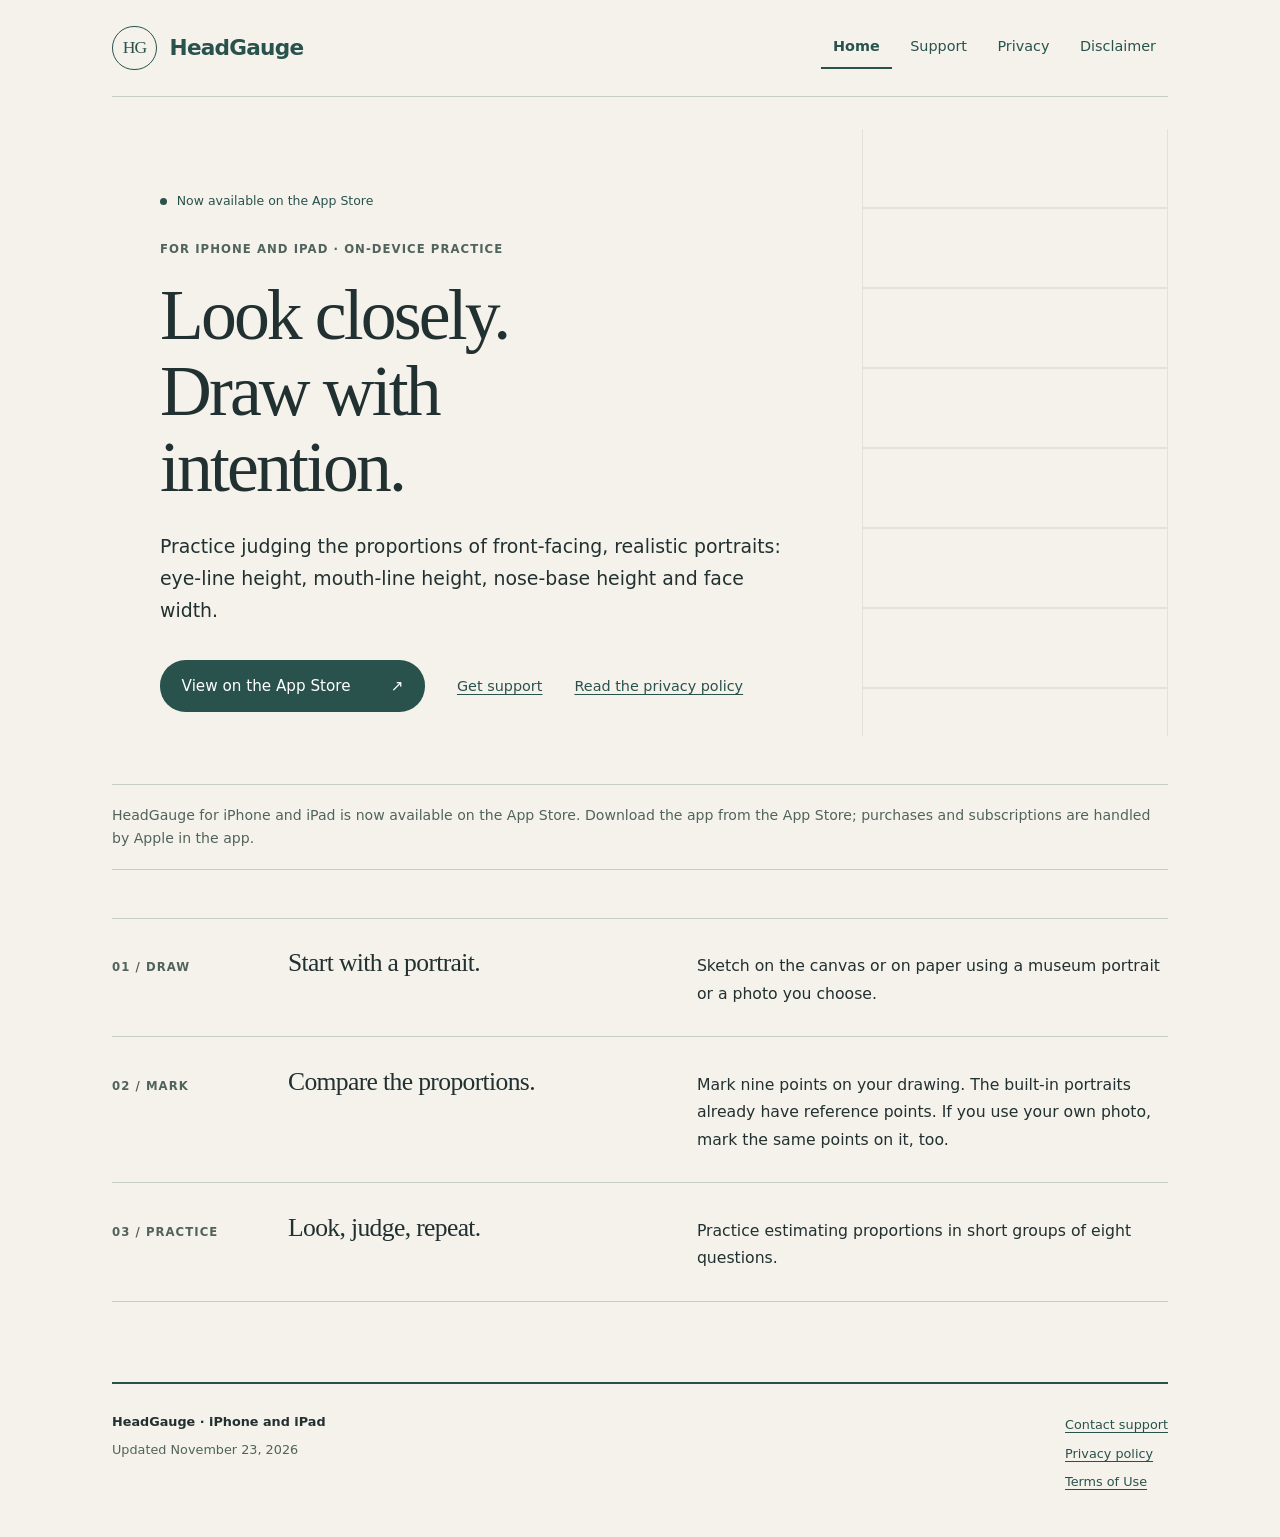
<file: index.html>
<!doctype html>
<html lang="en"><head><meta charset="utf-8"><meta name="viewport" content="width=device-width, initial-scale=1">
<meta name="description" content="Public support, privacy and disclaimer information for HeadGauge for iPhone and iPad."><meta name="color-scheme" content="light">
<title>Home · HeadGauge</title><link rel="stylesheet" href="styles.css"></head><body>
<a class="skip" href="#main">Skip to content</a>
<header class="site-header"><a class="brand" href="index.html"><span class="mark" aria-hidden="true">HG</span>HeadGauge</a><nav aria-label="Main navigation"><a href="index.html" aria-current="page">Home</a><a href="support.html">Support</a><a href="privacy.html">Privacy</a><a href="disclaimer.html">Disclaimer</a></nav></header>
<main id="main"><section class="hero"><span class="badge">Now available on the App Store</span><p class="eyebrow">For iPhone and iPad · On-device practice</p><h1>Look closely.<br>Draw with intention.</h1><p class="lead">Practice judging the proportions of front-facing, realistic portraits: eye-line height, mouth-line height, nose-base height and face width.</p><div class="actions"><a class="button" href="https://apps.apple.com/app/id6821509628">View on the App Store <span aria-hidden="true">↗</span></a><a class="text-link" href="support.html">Get support</a><a class="text-link" href="privacy.html">Read the privacy policy</a></div></section>
<aside class="notice">HeadGauge for iPhone and iPad is now available on the App Store. Download the app from the App Store; purchases and subscriptions are handled by Apple in the app.</aside>
<section class="cards" aria-label="How HeadGauge works"><article class="card"><p class="eyebrow">01 / Draw</p><h2>Start with a portrait.</h2><p>Sketch on the canvas or on paper using a museum portrait or a photo you choose.</p></article><article class="card"><p class="eyebrow">02 / Mark</p><h2>Compare the proportions.</h2><p>Mark nine points on your drawing. The built-in portraits already have reference points. If you use your own photo, mark the same points on it, too.</p></article><article class="card"><p class="eyebrow">03 / Practice</p><h2>Look, judge, repeat.</h2><p>Practice estimating proportions in short groups of eight questions.</p></article></section></main>
<footer><div><strong>HeadGauge · iPhone and iPad</strong><p>Updated November 23, 2026</p></div><div><a href="mailto:shotpocket6@gmail.com?subject=HeadGauge%20support">Contact support</a><br><a href="privacy.html">Privacy policy</a><br><a href="https://www.apple.com/legal/internet-services/itunes/dev/stdeula/">Terms of Use</a></div></footer>
</body></html>
</file>
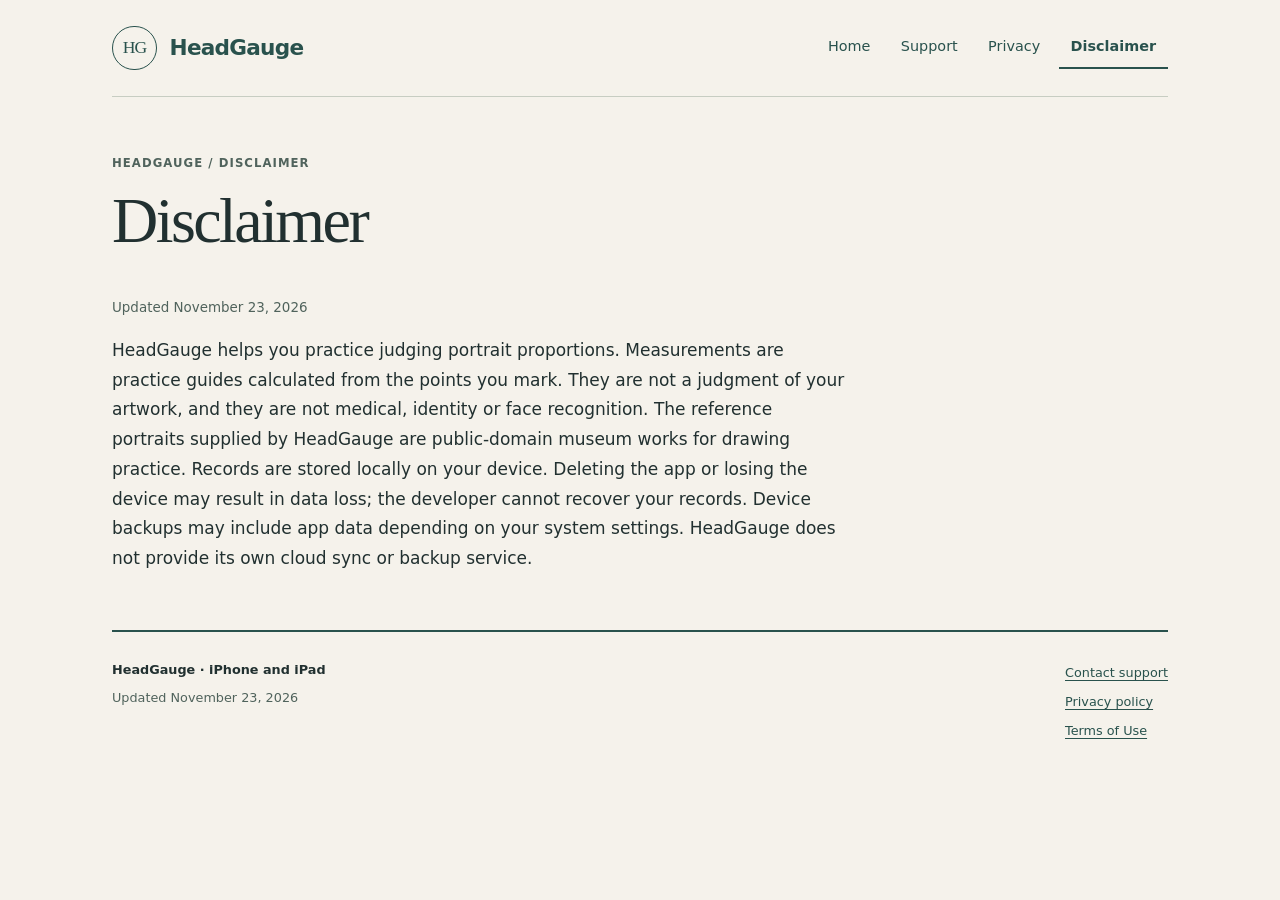
<file: disclaimer.html>
<!doctype html>
<html lang="en"><head><meta charset="utf-8"><meta name="viewport" content="width=device-width, initial-scale=1">
<meta name="description" content="Public support, privacy and disclaimer information for HeadGauge for iPhone and iPad."><meta name="color-scheme" content="light">
<title>Disclaimer · HeadGauge</title><link rel="stylesheet" href="styles.css"></head><body>
<a class="skip" href="#main">Skip to content</a>
<header class="site-header"><a class="brand" href="index.html"><span class="mark" aria-hidden="true">HG</span>HeadGauge</a><nav aria-label="Main navigation"><a href="index.html">Home</a><a href="support.html">Support</a><a href="privacy.html">Privacy</a><a href="disclaimer.html" aria-current="page">Disclaimer</a></nav></header>
<main id="main"><section class="page-heading"><p class="eyebrow">HeadGauge / Disclaimer</p><h1>Disclaimer</h1><p class="date">Updated November 23, 2026</p></section><div class="reading"><p>HeadGauge helps you practice judging portrait proportions. Measurements are practice guides calculated from the points you mark. They are not a judgment of your artwork, and they are not medical, identity or face recognition. The reference portraits supplied by HeadGauge are public-domain museum works for drawing practice. Records are stored locally on your device. Deleting the app or losing the device may result in data loss; the developer cannot recover your records. Device backups may include app data depending on your system settings. HeadGauge does not provide its own cloud sync or backup service.</p></div></main>
<footer><div><strong>HeadGauge · iPhone and iPad</strong><p>Updated November 23, 2026</p></div><div><a href="mailto:shotpocket6@gmail.com?subject=HeadGauge%20support">Contact support</a><br><a href="privacy.html">Privacy policy</a><br><a href="https://www.apple.com/legal/internet-services/itunes/dev/stdeula/">Terms of Use</a></div></footer>
</body></html>
</file>
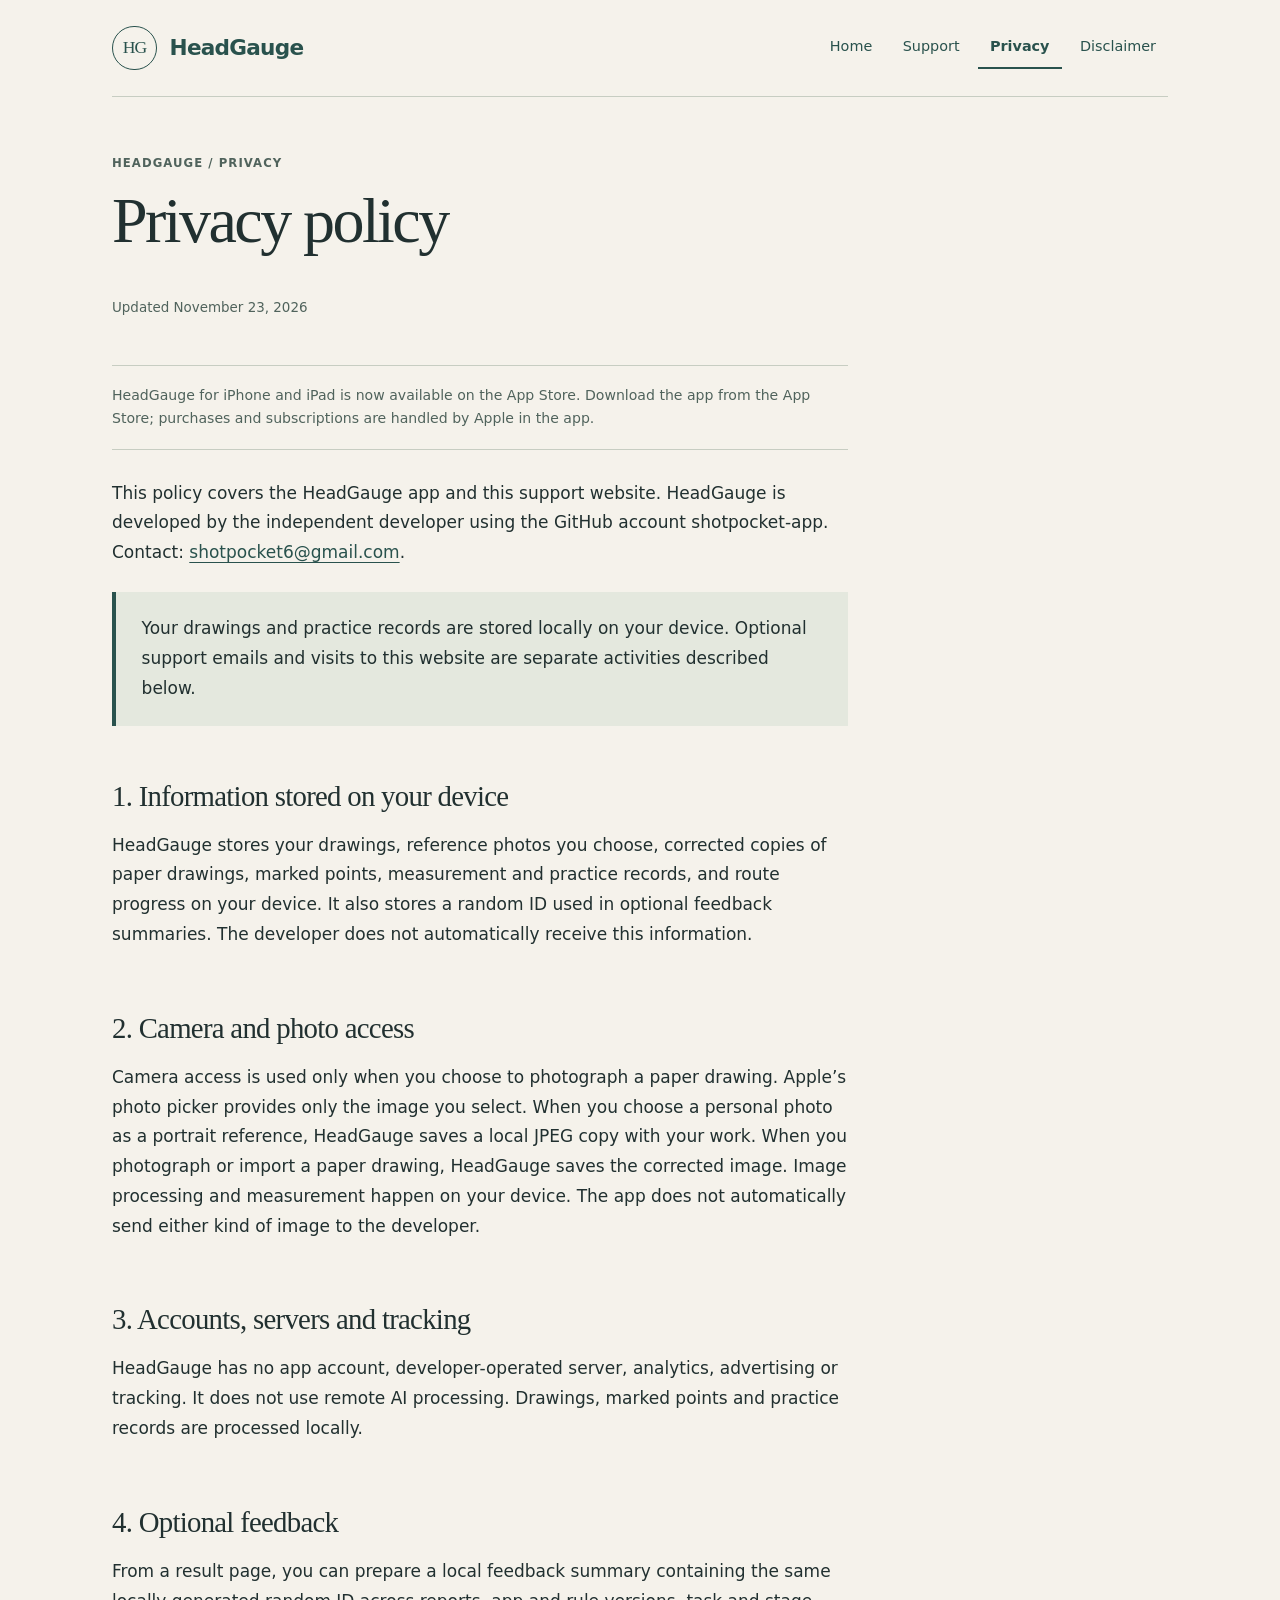
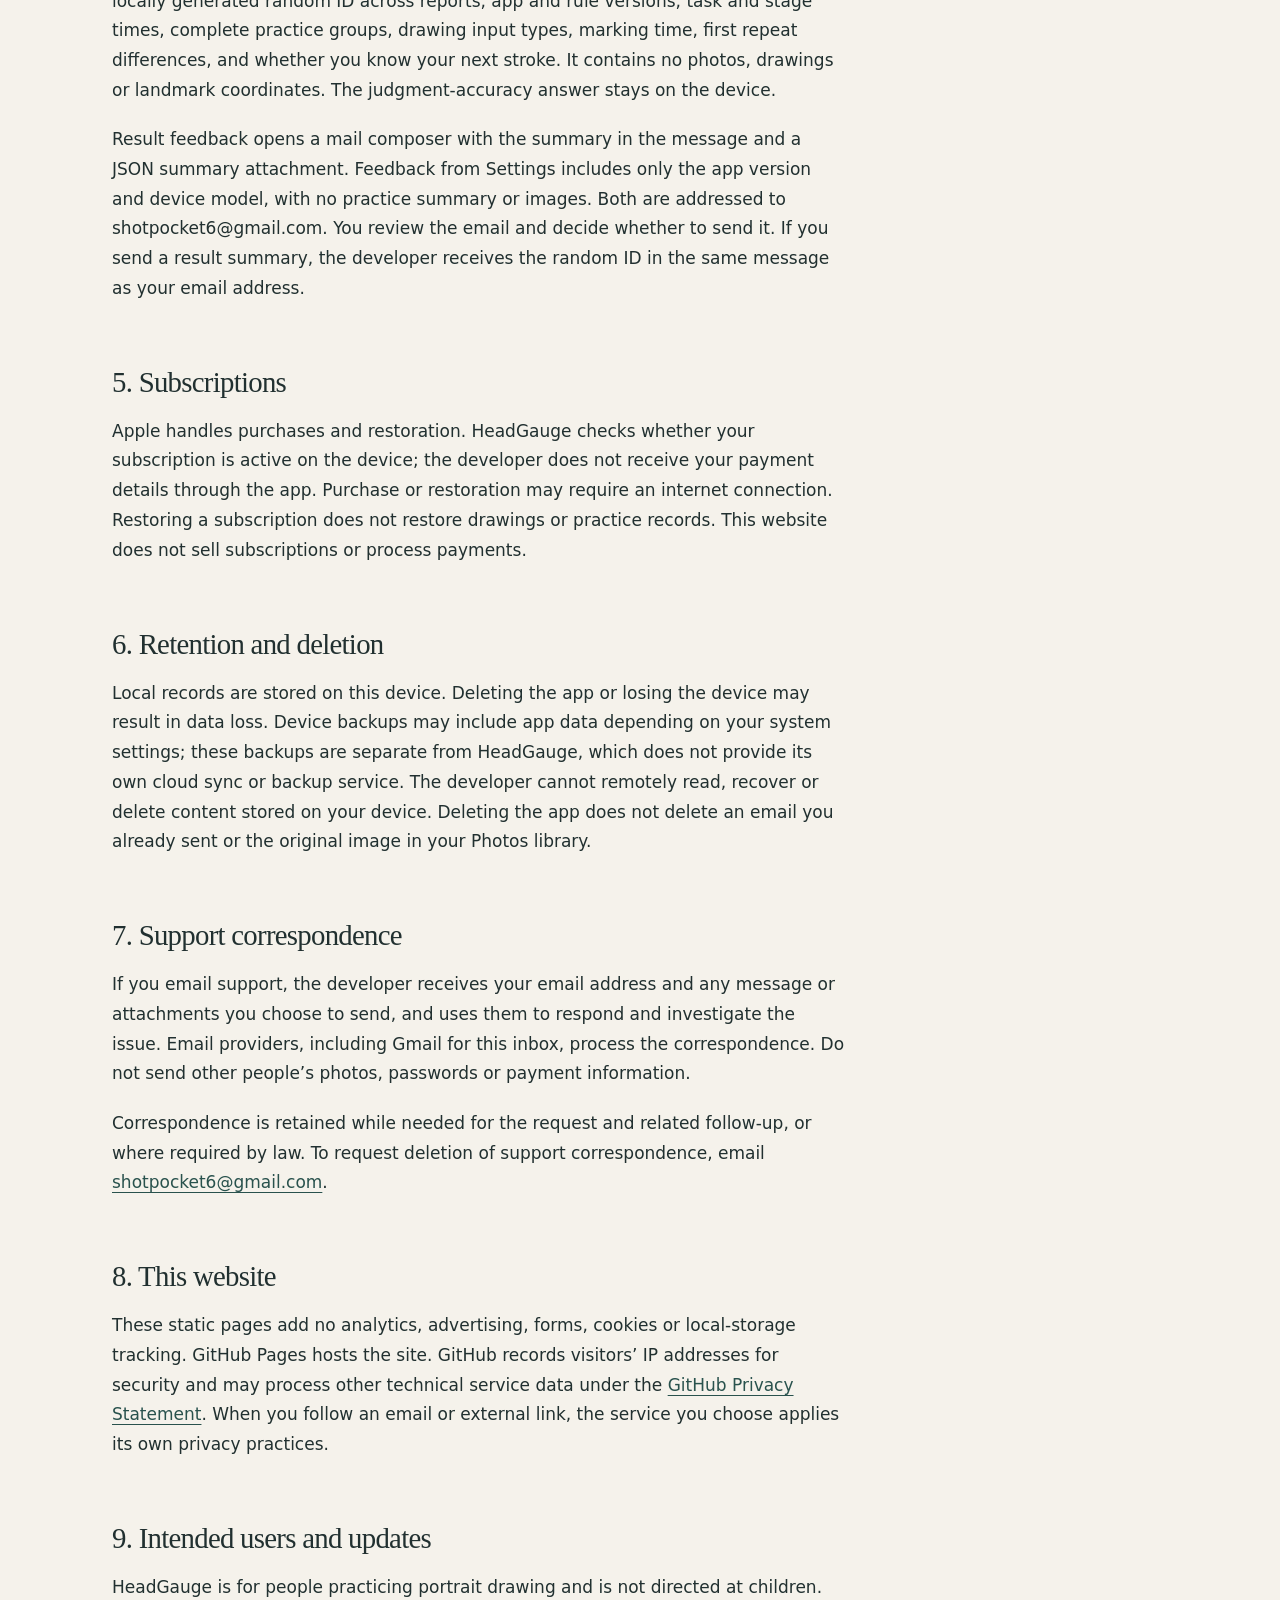
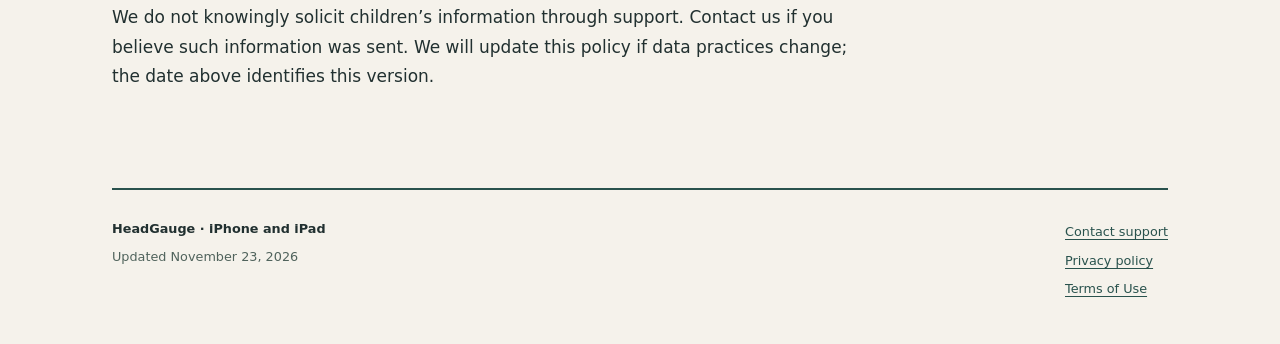
<file: privacy.html>
<!doctype html>
<html lang="en"><head><meta charset="utf-8"><meta name="viewport" content="width=device-width, initial-scale=1">
<meta name="description" content="Public support, privacy and disclaimer information for HeadGauge for iPhone and iPad."><meta name="color-scheme" content="light">
<title>Privacy policy · HeadGauge</title><link rel="stylesheet" href="styles.css"></head><body>
<a class="skip" href="#main">Skip to content</a>
<header class="site-header"><a class="brand" href="index.html"><span class="mark" aria-hidden="true">HG</span>HeadGauge</a><nav aria-label="Main navigation"><a href="index.html">Home</a><a href="support.html">Support</a><a href="privacy.html" aria-current="page">Privacy</a><a href="disclaimer.html">Disclaimer</a></nav></header>
<main id="main"><section class="page-heading"><p class="eyebrow">HeadGauge / Privacy</p><h1>Privacy policy</h1><p class="date">Updated November 23, 2026</p></section><div class="reading"><aside class="notice">HeadGauge for iPhone and iPad is now available on the App Store. Download the app from the App Store; purchases and subscriptions are handled by Apple in the app.</aside><p>This policy covers the HeadGauge app and this support website. HeadGauge is developed by the independent developer using the GitHub account shotpocket-app. Contact: <a href="mailto:shotpocket6@gmail.com?subject=HeadGauge%20privacy">shotpocket6@gmail.com</a>.</p><aside class="summary">Your drawings and practice records are stored locally on your device. Optional support emails and visits to this website are separate activities described below.</aside><section><h2>1. Information stored on your device</h2><p>HeadGauge stores your drawings, reference photos you choose, corrected copies of paper drawings, marked points, measurement and practice records, and route progress on your device. It also stores a random ID used in optional feedback summaries. The developer does not automatically receive this information.</p></section><section><h2>2. Camera and photo access</h2><p>Camera access is used only when you choose to photograph a paper drawing. Apple’s photo picker provides only the image you select. When you choose a personal photo as a portrait reference, HeadGauge saves a local JPEG copy with your work. When you photograph or import a paper drawing, HeadGauge saves the corrected image. Image processing and measurement happen on your device. The app does not automatically send either kind of image to the developer.</p></section><section><h2>3. Accounts, servers and tracking</h2><p>HeadGauge has no app account, developer-operated server, analytics, advertising or tracking. It does not use remote AI processing. Drawings, marked points and practice records are processed locally.</p></section><section><h2>4. Optional feedback</h2><p>From a result page, you can prepare a local feedback summary containing the same locally generated random ID across reports, app and rule versions, task and stage times, complete practice groups, drawing input types, marking time, first repeat differences, and whether you know your next stroke. It contains no photos, drawings or landmark coordinates. The judgment-accuracy answer stays on the device.</p><p>Result feedback opens a mail composer with the summary in the message and a JSON summary attachment. Feedback from Settings includes only the app version and device model, with no practice summary or images. Both are addressed to shotpocket6@gmail.com. You review the email and decide whether to send it. If you send a result summary, the developer receives the random ID in the same message as your email address.</p></section><section><h2>5. Subscriptions</h2><p>Apple handles purchases and restoration. HeadGauge checks whether your subscription is active on the device; the developer does not receive your payment details through the app. Purchase or restoration may require an internet connection. Restoring a subscription does not restore drawings or practice records. This website does not sell subscriptions or process payments.</p></section><section><h2>6. Retention and deletion</h2><p>Local records are stored on this device. Deleting the app or losing the device may result in data loss. Device backups may include app data depending on your system settings; these backups are separate from HeadGauge, which does not provide its own cloud sync or backup service. The developer cannot remotely read, recover or delete content stored on your device. Deleting the app does not delete an email you already sent or the original image in your Photos library.</p></section><section><h2>7. Support correspondence</h2><p>If you email support, the developer receives your email address and any message or attachments you choose to send, and uses them to respond and investigate the issue. Email providers, including Gmail for this inbox, process the correspondence. Do not send other people’s photos, passwords or payment information.</p><p>Correspondence is retained while needed for the request and related follow-up, or where required by law. To request deletion of support correspondence, email <a href="mailto:shotpocket6@gmail.com?subject=HeadGauge%20privacy">shotpocket6@gmail.com</a>.</p></section><section><h2>8. This website</h2><p>These static pages add no analytics, advertising, forms, cookies or local-storage tracking. GitHub Pages hosts the site. GitHub records visitors’ IP addresses for security and may process other technical service data under the <a href="https://docs.github.com/en/site-policy/privacy-policies/github-general-privacy-statement">GitHub Privacy Statement</a>. When you follow an email or external link, the service you choose applies its own privacy practices.</p></section><section><h2>9. Intended users and updates</h2><p>HeadGauge is for people practicing portrait drawing and is not directed at children. We do not knowingly solicit children’s information through support. Contact us if you believe such information was sent. We will update this policy if data practices change; the date above identifies this version.</p></section></div></main>
<footer><div><strong>HeadGauge · iPhone and iPad</strong><p>Updated November 23, 2026</p></div><div><a href="mailto:shotpocket6@gmail.com?subject=HeadGauge%20support">Contact support</a><br><a href="privacy.html">Privacy policy</a><br><a href="https://www.apple.com/legal/internet-services/itunes/dev/stdeula/">Terms of Use</a></div></footer>
</body></html>
</file>
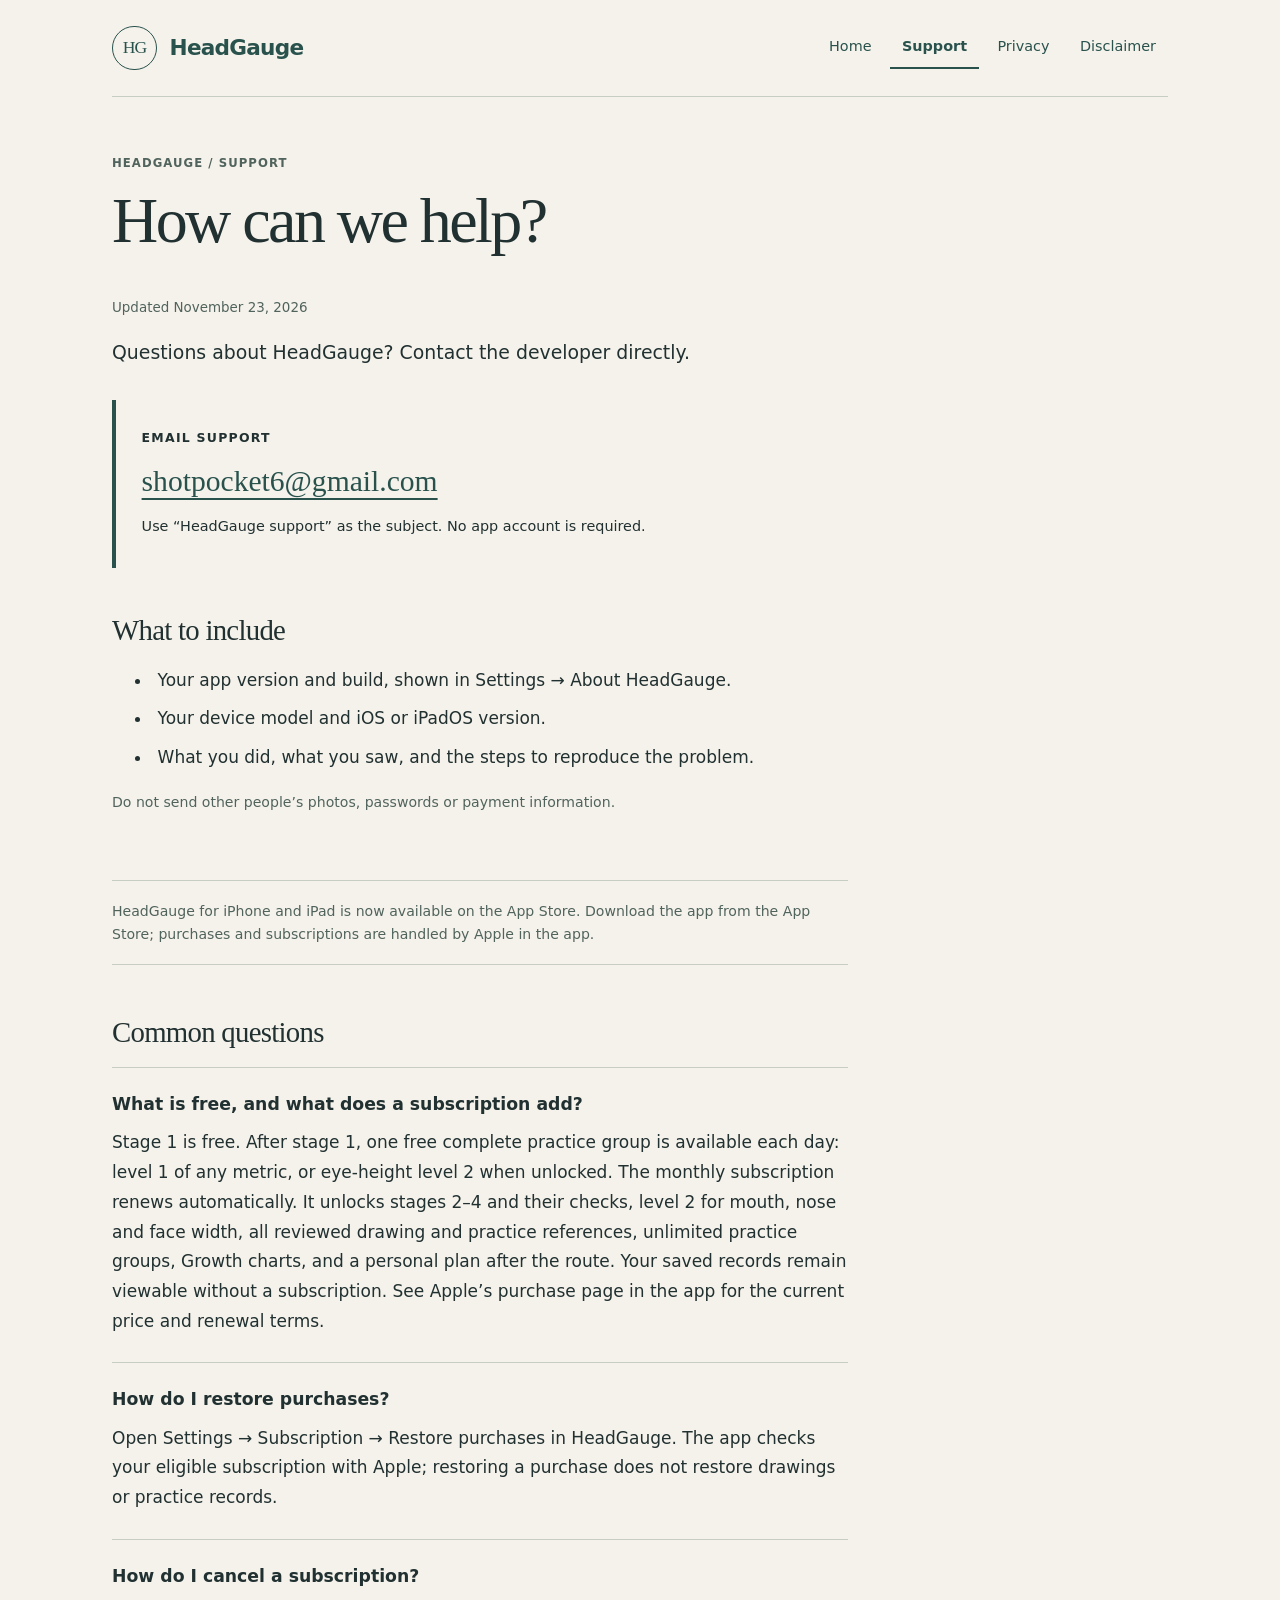
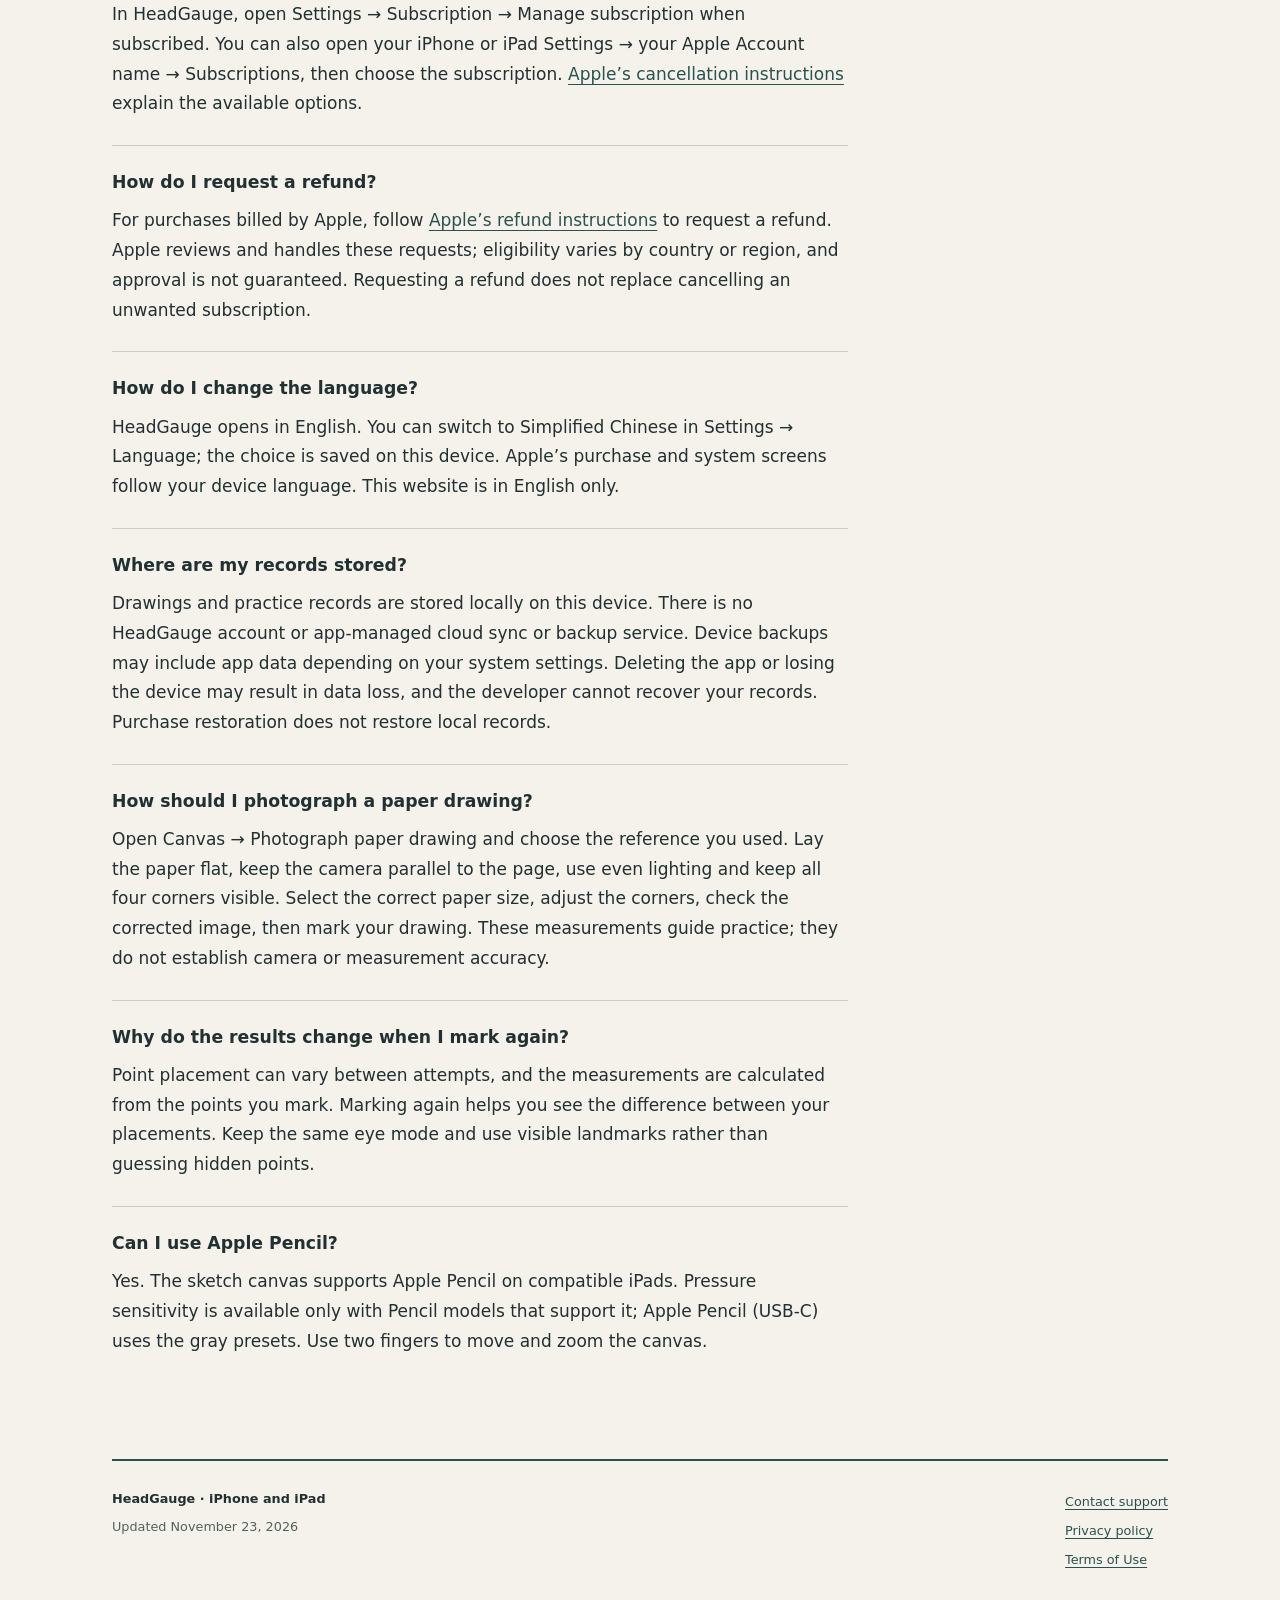
<file: support.html>
<!doctype html>
<html lang="en"><head><meta charset="utf-8"><meta name="viewport" content="width=device-width, initial-scale=1">
<meta name="description" content="Public support, privacy and disclaimer information for HeadGauge for iPhone and iPad."><meta name="color-scheme" content="light">
<title>Support · HeadGauge</title><link rel="stylesheet" href="styles.css"></head><body>
<a class="skip" href="#main">Skip to content</a>
<header class="site-header"><a class="brand" href="index.html"><span class="mark" aria-hidden="true">HG</span>HeadGauge</a><nav aria-label="Main navigation"><a href="index.html">Home</a><a href="support.html" aria-current="page">Support</a><a href="privacy.html">Privacy</a><a href="disclaimer.html">Disclaimer</a></nav></header>
<main id="main"><section class="page-heading"><p class="eyebrow">HeadGauge / Support</p><h1>How can we help?</h1><p class="date">Updated November 23, 2026</p></section><p class="lead">Questions about HeadGauge? Contact the developer directly.</p><section class="contact-card"><h2>Email support</h2><div class="email"><a href="mailto:shotpocket6@gmail.com?subject=HeadGauge%20support">shotpocket6@gmail.com</a></div><p>Use “HeadGauge support” as the subject. No app account is required.</p></section><div class="reading"><section><h2>What to include</h2><ul><li>Your app version and build, shown in Settings → About HeadGauge.</li><li>Your device model and iOS or iPadOS version.</li><li>What you did, what you saw, and the steps to reproduce the problem.</li></ul><p class="small-note">Do not send other people’s photos, passwords or payment information.</p></section><aside class="notice">HeadGauge for iPhone and iPad is now available on the App Store. Download the app from the App Store; purchases and subscriptions are handled by Apple in the app.</aside><section><h2>Common questions</h2><section class="faq"><h3>What is free, and what does a subscription add?</h3><p>Stage 1 is free. After stage 1, one free complete practice group is available each day: level 1 of any metric, or eye-height level 2 when unlocked. The monthly subscription renews automatically. It unlocks stages 2–4 and their checks, level 2 for mouth, nose and face width, all reviewed drawing and practice references, unlimited practice groups, Growth charts, and a personal plan after the route. Your saved records remain viewable without a subscription. See Apple’s purchase page in the app for the current price and renewal terms.</p></section><section class="faq"><h3>How do I restore purchases?</h3><p>Open Settings → Subscription → Restore purchases in HeadGauge. The app checks your eligible subscription with Apple; restoring a purchase does not restore drawings or practice records.</p></section><section class="faq"><h3>How do I cancel a subscription?</h3><p>In HeadGauge, open Settings → Subscription → Manage subscription when subscribed. You can also open your iPhone or iPad Settings → your Apple Account name → Subscriptions, then choose the subscription. <a href="https://support.apple.com/en-us/118428">Apple’s cancellation instructions</a> explain the available options.</p></section><section class="faq"><h3>How do I request a refund?</h3><p>For purchases billed by Apple, follow <a href="https://support.apple.com/en-us/118223">Apple’s refund instructions</a> to request a refund. Apple reviews and handles these requests; eligibility varies by country or region, and approval is not guaranteed. Requesting a refund does not replace cancelling an unwanted subscription.</p></section><section class="faq"><h3>How do I change the language?</h3><p>HeadGauge opens in English. You can switch to Simplified Chinese in Settings → Language; the choice is saved on this device. Apple’s purchase and system screens follow your device language. This website is in English only.</p></section><section class="faq"><h3>Where are my records stored?</h3><p>Drawings and practice records are stored locally on this device. There is no HeadGauge account or app-managed cloud sync or backup service. Device backups may include app data depending on your system settings. Deleting the app or losing the device may result in data loss, and the developer cannot recover your records. Purchase restoration does not restore local records.</p></section><section class="faq"><h3>How should I photograph a paper drawing?</h3><p>Open Canvas → Photograph paper drawing and choose the reference you used. Lay the paper flat, keep the camera parallel to the page, use even lighting and keep all four corners visible. Select the correct paper size, adjust the corners, check the corrected image, then mark your drawing. These measurements guide practice; they do not establish camera or measurement accuracy.</p></section><section class="faq"><h3>Why do the results change when I mark again?</h3><p>Point placement can vary between attempts, and the measurements are calculated from the points you mark. Marking again helps you see the difference between your placements. Keep the same eye mode and use visible landmarks rather than guessing hidden points.</p></section><section class="faq"><h3>Can I use Apple Pencil?</h3><p>Yes. The sketch canvas supports Apple Pencil on compatible iPads. Pressure sensitivity is available only with Pencil models that support it; Apple Pencil (USB-C) uses the gray presets. Use two fingers to move and zoom the canvas.</p></section></section></div></main>
<footer><div><strong>HeadGauge · iPhone and iPad</strong><p>Updated November 23, 2026</p></div><div><a href="mailto:shotpocket6@gmail.com?subject=HeadGauge%20support">Contact support</a><br><a href="privacy.html">Privacy policy</a><br><a href="https://www.apple.com/legal/internet-services/itunes/dev/stdeula/">Terms of Use</a></div></footer>
</body></html>
</file>
<file: styles.css>
/* HeadGauge: a quiet drawing workbook. Palette from App/HeadGaugeApp.swift. */
:root {
  color-scheme: light;
  --sheet: rgb(96% 95% 92%);
  --graphite: rgb(13% 19% 19%);
  --pine: rgb(16% 32% 30%);
  --rule: #c7cdc2;
  --annotation: #50635c;
  --wash: #e4e8de;
  --measure: 66rem;
  --gutter: clamp(1.2rem, 5vw, 3.5rem);
}
*, *::before, *::after { box-sizing: border-box; }
html { scroll-padding-top: 1.5rem; }
body {
  margin: 0;
  color: var(--graphite);
  background-color: var(--sheet);
  font: 400 1.0625rem/1.75 system-ui, sans-serif;
  -webkit-text-size-adjust: 100%;
}
a { text-decoration-thickness: .075em; text-underline-offset: .23em; color: var(--pine); }
a:hover { text-decoration-thickness: .14em; }
a:focus-visible { outline: .18rem solid var(--pine); outline-offset: .3rem; }
p { margin-block: 0 1.15em; }
h1, h2, h3 { margin-block: 0 .65em; font-weight: 500; }
h1, h2 { font-family: Georgia, 'Times New Roman', serif; }
h1 { font-size: clamp(2.7rem, 5.6vw, 4.9rem); line-height: 1.06; letter-spacing: -.04em; }
h2 { font-size: 1.8rem; line-height: 1.25; letter-spacing: -.025em; }
h3 { font-size: 1.08rem; font-weight: 650; line-height: 1.45; }
li { padding-inline-start: .35rem; margin-block: .55rem; }
main, .site-header, footer { width: min(100% - 2 * var(--gutter), var(--measure)); margin-inline: auto; }
.site-header {
  display: grid;
  grid-template-columns: 1fr auto;
  align-items: center;
  gap: 1.8rem;
  padding-block: 1.6rem;
  border-bottom: 1px solid var(--rule);
}
.brand { display: inline-flex; width: fit-content; gap: .8rem; align-items: center; font-size: 1.35rem; font-weight: 650; letter-spacing: -.035em; text-decoration: none; }
.mark { display: grid; place-content: center; border: 1px solid var(--pine); width: 2.8rem; aspect-ratio: 1; border-radius: 50%; font: 500 1.1rem Georgia, serif; letter-spacing: -.06em; }
.site-header nav { display: flex; gap: .4rem; flex-wrap: wrap; }
.site-header nav a { padding: .45rem .75rem; font-size: .9rem; text-decoration: none; border-bottom: 2px solid transparent; }
.site-header nav a[aria-current='page'] { border-color: var(--pine); font-weight: 650; }
.site-header nav a:hover { background-color: var(--wash); }
.hero {
  position: relative;
  padding-block: clamp(3rem, 7vw, 5.5rem) 3.5rem;
  padding-inline-start: clamp(0rem, 4vw, 3rem);
  isolation: isolate;
}
.hero::before {
  content: '';
  position: absolute;
  inset: 2rem 0 2rem auto;
  width: 29%;
  z-index: -1;
  border-inline: 1px solid var(--rule);
  background: repeating-linear-gradient(to bottom, transparent 0 4.9rem, var(--rule) 4.9rem 5rem);
  opacity: .42;
}
.hero h1 { max-width: 13ch; margin-block-end: 1.6rem; }
.eyebrow { font-size: .73rem; letter-spacing: .09em; text-transform: uppercase; color: var(--annotation); font-weight: 650; }
.hero .eyebrow { margin-block: 1.5rem 1.1rem; }
.badge { display: inline-flex; align-items: center; gap: .6rem; font-size: .78rem; color: var(--pine); }
.badge::before { content: ''; width: .45rem; height: .45rem; background-color: currentColor; border-radius: 50%; }
.lead { font-size: 1.18rem; line-height: 1.7; max-width: 52ch; }
.hero .lead { background-color: var(--sheet); }
.actions { display: flex; flex-wrap: wrap; gap: 1.2rem 2rem; align-items: center; margin-block-start: 2.1rem; }
.button { display: inline-flex; align-items: center; justify-content: space-between; column-gap: 2.5rem; min-height: 3.15rem; padding: .8rem 1.35rem; color: #fff; background-color: var(--pine); text-decoration: none; font-size: .95rem; border-radius: 1.6rem; }
.button:hover { color: var(--sheet); text-decoration: underline; }
.text-link { font-size: .9rem; }
.notice { border-block: 1px solid var(--rule); padding: 1.15rem 0; margin-block: 1rem 2.5rem; font-size: .88rem; line-height: 1.65; color: var(--annotation); }
.cards { margin-block: 3rem 5rem; display: grid; gap: 0; }
.card { display: grid; grid-template-columns: 9rem 1fr 1.25fr; column-gap: 2rem; align-items: baseline; border-block-start: 1px solid var(--rule); padding-block: 1.8rem; }
.card:last-child { border-block-end: 1px solid var(--rule); }
.card .eyebrow { margin: 0; font-variant-numeric: tabular-nums; }
.card h2 { font-size: 1.6rem; margin: 0; }
.card > p:last-child { margin: 0; font-size: .98rem; }
.page-heading { padding-block: 3.5rem 1rem; }
.page-heading h1 { max-width: 18ch; font-size: clamp(2.6rem, 5vw, 4.2rem); }
.date { color: var(--annotation); font-size: .84rem; margin-block: 1.4rem 0; }
.reading { max-width: 46rem; }
.reading > section { padding-block: 1.3rem; }
.reading h2 { margin-block-end: 1rem; }
.reading .notice { margin-block: 1.8rem; }
.summary { background-color: var(--wash); border-inline-start: .25rem solid var(--pine); padding: 1.4rem 1.6rem; margin-block: 1.5rem 2rem; }
.contact-card { max-width: 46rem; padding: 1.8rem 0 1.8rem 1.6rem; border-inline-start: .25rem solid var(--pine); margin-block: 2rem 1.5rem; }
.contact-card h2 { font: 650 .78rem/1.5 system-ui, sans-serif; text-transform: uppercase; letter-spacing: .1em; }
.email { margin-block: .7rem; font: 500 clamp(1.2rem, 3.5vw, 1.85rem)/1.5 Georgia, serif; }
.email a { overflow-wrap: anywhere; }
.contact-card p { font-size: .9rem; margin: 0; }
.small-note { font-size: .88rem; color: var(--annotation); }
.faq { border-block-start: 1px solid var(--rule); padding-block: 1.5rem .4rem; }
.faq h3 { max-width: 54ch; }
footer { display: grid; grid-template-columns: 1fr auto; gap: 1.5rem; border-block-start: 2px solid var(--pine); margin-block-start: 3.5rem; padding-block: 1.7rem 2.5rem; font-size: .8rem; }
footer strong { font-weight: 650; }
footer p { color: var(--annotation); margin-block: .35rem 0; }
footer a { display: inline-block; padding-block: .2rem; }
.skip { position: fixed; inset: .6rem auto auto .6rem; transform: translateY(-180%); padding: .6rem 1rem; background-color: var(--pine); color: white; z-index: 10; }
.skip:focus { transform: none; outline-color: var(--graphite); }
@media (width < 48rem) {
  .site-header { grid-template-columns: 1fr; gap: 1rem; padding-block: 1.25rem 1rem; }
  .site-header nav { margin-inline-start: -.75rem; gap: 0; }
  .hero { padding-inline-start: 0; }
  .hero::before { width: 18%; }
  .card { grid-template-columns: 7rem 1fr; gap: .7rem 1.2rem; }
  .card > p:last-child { grid-column: 2; }
  .cards { margin-block: 2rem 3rem; }
}
@media (width < 30rem) {
  .site-header nav a { font-size: .84rem; padding-inline: .65rem; }
  .hero::before { display: none; }
  .hero { padding-block: 2.5rem; }
  .hero h1 { font-size: 2.8rem; }
  .lead { font-size: 1.05rem; }
  .card { grid-template-columns: 1fr; row-gap: .75rem; padding-block: 1.5rem; }
  .card > p:last-child { grid-column: 1; }
  .page-heading { padding-block-start: 2.5rem; }
  .contact-card { padding-inline-start: 1rem; }
  .summary { padding: 1rem 1.2rem; }
  footer { grid-template-columns: 1fr; }
}
@media print {
  body { background: #fff; color: #000; font-size: 11pt; }
  .site-header, .skip, .hero::before { display: none; }
  main, footer { width: 100%; }
  h1 { font-size: 32pt; }
  h2, h3 { break-after: avoid; }
  a { color: inherit; }
  .hero, .page-heading { padding-block: 1rem; }
  .card, .contact-card { break-inside: avoid; }
  .cards { margin-block: 1rem; }
  .notice, footer { margin-block-start: 1rem; }
}
</file>
